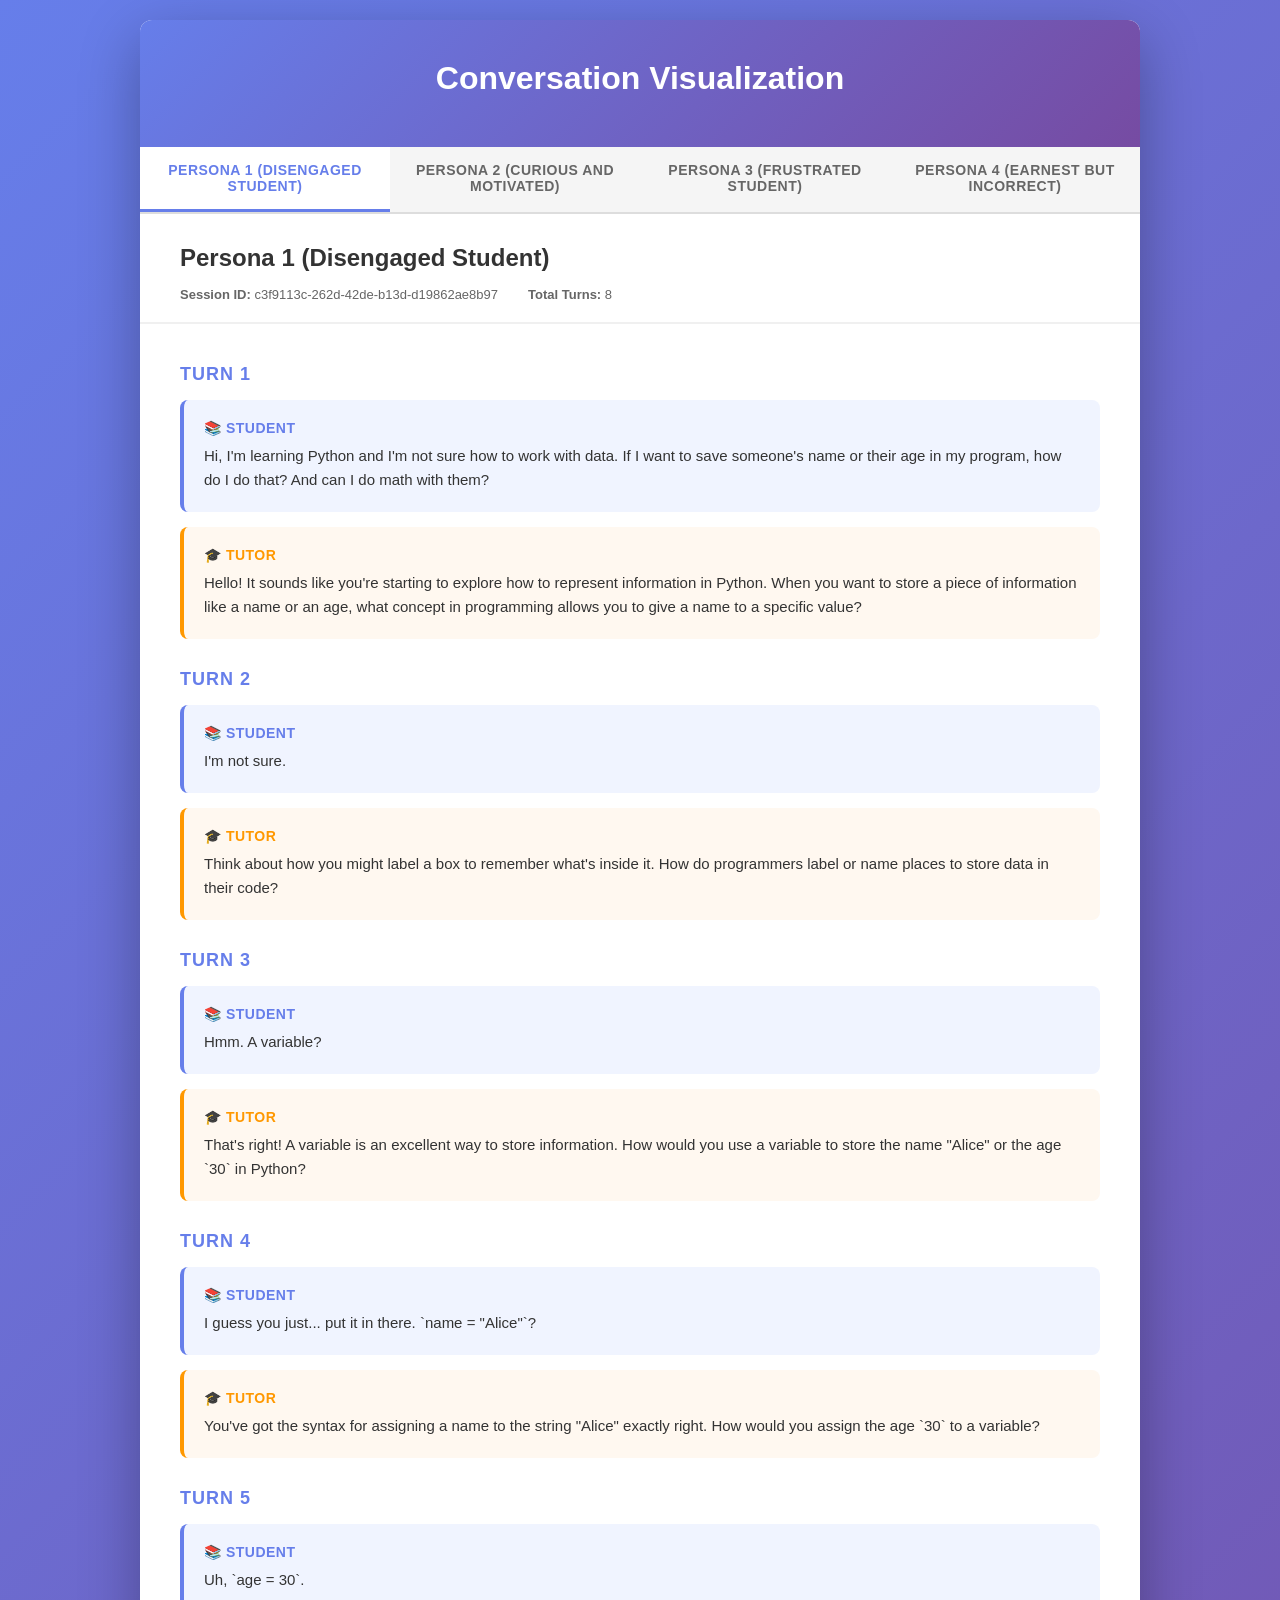
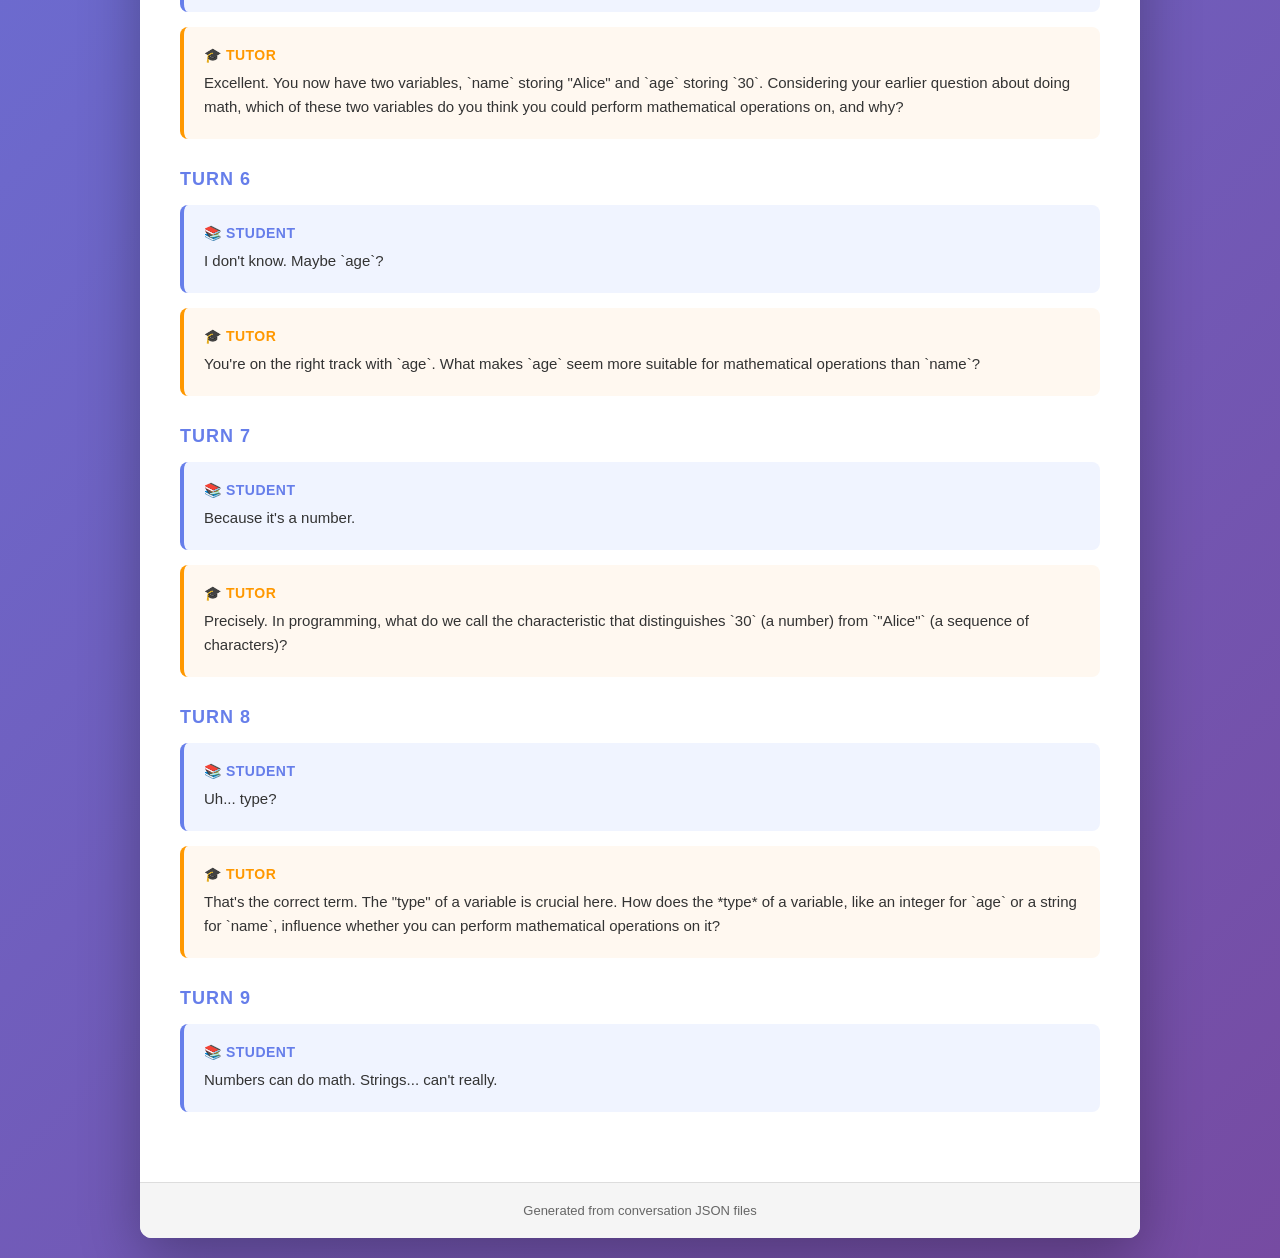
<file: conversation_viewer.html>
<!DOCTYPE html>
<html lang="en">
<head>
    <meta charset="UTF-8">
    <meta name="viewport" content="width=device-width, initial-scale=1.0">
    <title>Conversation Visualization</title>
    <style>
        * {
            margin: 0;
            padding: 0;
            box-sizing: border-box;
        }

        body {
            font-family: -apple-system, BlinkMacSystemFont, 'Segoe UI', Roboto, Oxygen, Ubuntu, Cantarell, sans-serif;
            background: linear-gradient(135deg, #667eea 0%, #764ba2 100%);
            min-height: 100vh;
            padding: 20px;
        }

        .container {
            max-width: 1000px;
            margin: 0 auto;
            background: white;
            border-radius: 12px;
            box-shadow: 0 20px 60px rgba(0, 0, 0, 0.3);
            overflow: hidden;
        }

        .header {
            background: linear-gradient(135deg, #667eea 0%, #764ba2 100%);
            color: white;
            padding: 40px;
            text-align: center;
        }

        .header h1 {
            font-size: 32px;
            margin-bottom: 10px;
        }

        .tabs {
            display: flex;
            background: #f5f5f5;
            border-bottom: 2px solid #ddd;
            flex-wrap: wrap;
        }

        .tab-button {
            flex: 1;
            padding: 15px 20px;
            border: none;
            background: none;
            cursor: pointer;
            font-size: 14px;
            font-weight: 600;
            color: #666;
            text-transform: uppercase;
            letter-spacing: 0.5px;
            transition: all 0.3s ease;
            border-bottom: 3px solid transparent;
            min-width: 150px;
        }

        .tab-button:hover {
            background: #f0f0f0;
            color: #667eea;
        }

        .tab-button.active {
            color: #667eea;
            border-bottom-color: #667eea;
            background: white;
        }

        .tab-content {
            display: none;
            animation: fadeIn 0.3s ease-out;
        }

        .tab-content.active {
            display: block;
        }

        @keyframes fadeIn {
            from {
                opacity: 0;
            }
            to {
                opacity: 1;
            }
        }

        .tab-header {
            padding: 30px 40px 20px;
            border-bottom: 2px solid #f0f0f0;
        }

        .tab-header h2 {
            font-size: 24px;
            color: #333;
            margin-bottom: 15px;
        }

        .tab-meta {
            display: flex;
            gap: 30px;
            font-size: 13px;
            color: #666;
        }

        .conversation {
            padding: 40px;
        }

        .turn {
            margin-bottom: 30px;
        }

        .turn-number {
            font-size: 18px;
            font-weight: 700;
            color: #667eea;
            margin-bottom: 15px;
            text-transform: uppercase;
            letter-spacing: 1px;
        }

        .message {
            margin-bottom: 15px;
            padding: 20px;
            border-radius: 8px;
            animation: slideIn 0.3s ease-out;
        }

        @keyframes slideIn {
            from {
                opacity: 0;
                transform: translateY(10px);
            }
            to {
                opacity: 1;
                transform: translateY(0);
            }
        }

        .student-message {
            background: #f0f4ff;
            border-left: 4px solid #667eea;
        }

        .tutor-message {
            background: #fff8f0;
            border-left: 4px solid #ff9800;
        }

        .message-header {
            font-weight: 600;
            margin-bottom: 8px;
            font-size: 14px;
            text-transform: uppercase;
            letter-spacing: 0.5px;
        }

        .student-message .message-header {
            color: #667eea;
        }

        .tutor-message .message-header {
            color: #ff9800;
        }

        .message-text {
            font-size: 15px;
            line-height: 1.6;
            color: #333;
            word-wrap: break-word;
        }

        .footer {
            background: #f5f5f5;
            padding: 20px 40px;
            text-align: center;
            font-size: 13px;
            color: #666;
            border-top: 1px solid #ddd;
        }
    </style>
</head>
<body>
    <div class="container">
        <div class="header">
            <h1>Conversation Visualization</h1>
        </div>

        <div class="tabs">
            <button class="tab-button active" data-tab="tab-1">Persona 1 (Disengaged Student)</button><button class="tab-button " data-tab="tab-2">Persona 2 (Curious and Motivated)</button><button class="tab-button " data-tab="tab-3">Persona 3 (Frustrated Student)</button><button class="tab-button " data-tab="tab-4">Persona 4 (Earnest but Incorrect)</button>
        </div>

        
        <div class="tab-content active" id="tab-1">
            <div class="tab-header">
                <h2>Persona 1 (Disengaged Student)</h2>
                <div class="tab-meta">
                    <div><strong>Session ID:</strong> c3f9113c-262d-42de-b13d-d19862ae8b97</div>
                    <div><strong>Total Turns:</strong> 8</div>
                </div>
            </div>
            <div class="conversation">
                
            <div class="turn">
                <div class="turn-number">Turn 1</div>
                <div class="message student-message">
                    <div class="message-header">📚 Student</div>
                    <div class="message-text">Hi, I'm learning Python and I'm not sure how to work with data. Ιf I want to save someone's name or their age in my program, how do I do that? And can I do math with them?</div>
                </div>
            
                <div class="message tutor-message">
                    <div class="message-header">🎓 Tutor</div>
                    <div class="message-text">Hello! It sounds like you're starting to explore how to represent information in Python.

When you want to store a piece of information like a name or an age, what concept in programming allows you to give a name to a specific value?</div>
                </div>
            </div>
            
            <div class="turn">
                <div class="turn-number">Turn 2</div>
                <div class="message student-message">
                    <div class="message-header">📚 Student</div>
                    <div class="message-text">I'm not sure.</div>
                </div>
            
                <div class="message tutor-message">
                    <div class="message-header">🎓 Tutor</div>
                    <div class="message-text">Think about how you might label a box to remember what's inside it. How do programmers label or name places to store data in their code?</div>
                </div>
            </div>
            
            <div class="turn">
                <div class="turn-number">Turn 3</div>
                <div class="message student-message">
                    <div class="message-header">📚 Student</div>
                    <div class="message-text">Hmm. A variable?</div>
                </div>
            
                <div class="message tutor-message">
                    <div class="message-header">🎓 Tutor</div>
                    <div class="message-text">That's right! A variable is an excellent way to store information.

How would you use a variable to store the name "Alice" or the age `30` in Python?</div>
                </div>
            </div>
            
            <div class="turn">
                <div class="turn-number">Turn 4</div>
                <div class="message student-message">
                    <div class="message-header">📚 Student</div>
                    <div class="message-text">I guess you just... put it in there. `name = "Alice"`?</div>
                </div>
            
                <div class="message tutor-message">
                    <div class="message-header">🎓 Tutor</div>
                    <div class="message-text">You've got the syntax for assigning a name to the string "Alice" exactly right.

How would you assign the age `30` to a variable?</div>
                </div>
            </div>
            
            <div class="turn">
                <div class="turn-number">Turn 5</div>
                <div class="message student-message">
                    <div class="message-header">📚 Student</div>
                    <div class="message-text">Uh, `age = 30`.</div>
                </div>
            
                <div class="message tutor-message">
                    <div class="message-header">🎓 Tutor</div>
                    <div class="message-text">Excellent. You now have two variables, `name` storing "Alice" and `age` storing `30`.

Considering your earlier question about doing math, which of these two variables do you think you could perform mathematical operations on, and why?</div>
                </div>
            </div>
            
            <div class="turn">
                <div class="turn-number">Turn 6</div>
                <div class="message student-message">
                    <div class="message-header">📚 Student</div>
                    <div class="message-text">I don't know. Maybe `age`?</div>
                </div>
            
                <div class="message tutor-message">
                    <div class="message-header">🎓 Tutor</div>
                    <div class="message-text">You're on the right track with `age`. What makes `age` seem more suitable for mathematical operations than `name`?</div>
                </div>
            </div>
            
            <div class="turn">
                <div class="turn-number">Turn 7</div>
                <div class="message student-message">
                    <div class="message-header">📚 Student</div>
                    <div class="message-text">Because it's a number.</div>
                </div>
            
                <div class="message tutor-message">
                    <div class="message-header">🎓 Tutor</div>
                    <div class="message-text">Precisely. In programming, what do we call the characteristic that distinguishes `30` (a number) from `"Alice"` (a sequence of characters)?</div>
                </div>
            </div>
            
            <div class="turn">
                <div class="turn-number">Turn 8</div>
                <div class="message student-message">
                    <div class="message-header">📚 Student</div>
                    <div class="message-text">Uh... type?</div>
                </div>
            
                <div class="message tutor-message">
                    <div class="message-header">🎓 Tutor</div>
                    <div class="message-text">That's the correct term. The "type" of a variable is crucial here.

How does the *type* of a variable, like an integer for `age` or a string for `name`, influence whether you can perform mathematical operations on it?</div>
                </div>
            </div>
            
            <div class="turn">
                <div class="turn-number">Turn 9</div>
                <div class="message student-message">
                    <div class="message-header">📚 Student</div>
                    <div class="message-text">Numbers can do math. Strings... can't really.</div>
                </div>
            
            </div>
            </div>
        </div>
        
        <div class="tab-content " id="tab-2">
            <div class="tab-header">
                <h2>Persona 2 (Curious and Motivated)</h2>
                <div class="tab-meta">
                    <div><strong>Session ID:</strong> d342c13e-bf70-4431-ae26-41fb46424aec</div>
                    <div><strong>Total Turns:</strong> 8</div>
                </div>
            </div>
            <div class="conversation">
                
            <div class="turn">
                <div class="turn-number">Turn 1</div>
                <div class="message student-message">
                    <div class="message-header">📚 Student</div>
                    <div class="message-text">Hi, I'm learning Python and I'm not sure how to work with data. Ιf I want to save someone's name or their age in my program, how do I do that? And can I do math with them?</div>
                </div>
            
                <div class="message tutor-message">
                    <div class="message-header">🎓 Tutor</div>
                    <div class="message-text">Hello! That's a great question to start with, as understanding how to store information is fundamental in programming.

In Python, what is the primary concept you use to give a name to a piece of information, like a name or an age, so you can refer to it later?</div>
                </div>
            </div>
            
            <div class="turn">
                <div class="turn-number">Turn 2</div>
                <div class="message student-message">
                    <div class="message-header">📚 Student</div>
                    <div class="message-text">Oh, I think you're talking about variables! That's how we give a name to something, right? Like, if I want to store my age, I'd say `age = 25` and then `age` is the name for `25`.</div>
                </div>
            
                <div class="message tutor-message">
                    <div class="message-header">🎓 Tutor</div>
                    <div class="message-text">That's precisely right. `age = 25` correctly assigns the value `25` to the variable `age`.

What would be the corresponding way to store someone's name, say "Alice", using a variable?</div>
                </div>
            </div>
            
            <div class="turn">
                <div class="turn-number">Turn 3</div>
                <div class="message student-message">
                    <div class="message-header">📚 Student</div>
                    <div class="message-text">Okay, so for a name like "Alice", it's text, not a number. I'd probably write `name = "Alice"`. The quotes are important for text, I remember that!</div>
                </div>
            
                <div class="message tutor-message">
                    <div class="message-header">🎓 Tutor</div>
                    <div class="message-text">You're absolutely correct about using quotes for text. The data type you're referring to when you use quotes for text like "Alice" has a specific name in programming.

What is that data type called?</div>
                </div>
            </div>
            
            <div class="turn">
                <div class="turn-number">Turn 4</div>
                <div class="message student-message">
                    <div class="message-header">📚 Student</div>
                    <div class="message-text">Hmm, I remember hearing something about different *types* of data. Is it... a string? Like, a string of characters?</div>
                </div>
            
                <div class="message tutor-message">
                    <div class="message-header">🎓 Tutor</div>
                    <div class="message-text">Yes, "string" is the correct term for that data type. You've now identified how to store both numerical data and text data using variables.

Considering your initial question, can you perform mathematical operations with both of these types of variables?</div>
                </div>
            </div>
            
            <div class="turn">
                <div class="turn-number">Turn 5</div>
                <div class="message student-message">
                    <div class="message-header">📚 Student</div>
                    <div class="message-text">That's a good question! I know I can definitely do math with numbers, like `age + 1` would give me 26. But for strings... I don't think I can do `name + 1` or `name * 2`. That just doesn't sound right.</div>
                </div>
            
                <div class="message tutor-message">
                    <div class="message-header">🎓 Tutor</div>
                    <div class="message-text">Your intuition about `name + 1` is correct. Operations like `+ 1` are typically reserved for numerical types.

However, thinking specifically about strings, what do you think might happen if you tried an operation like `name + " Smith"` or `name * 3`? Do you think these would result in an error, or might they have a different kind of meaning for strings?</div>
                </div>
            </div>
            
            <div class="turn">
                <div class="turn-number">Turn 6</div>
                <div class="message student-message">
                    <div class="message-header">📚 Student</div>
                    <div class="message-text">Oh, that's interesting! For `name + " Smith"`, I'm guessing Python would put them together. So "Alice" + " Smith" would become "Alice Smith". It's like joining them.

For `name * 3`, I'm not entirely sure. Maybe it would repeat "Alice" three times? Like "AliceAliceAlice"? It sounds a bit weird, but I could see that happening instead of an error.</div>
                </div>
            
                <div class="message tutor-message">
                    <div class="message-header">🎓 Tutor</div>
                    <div class="message-text">You've made excellent deductions for both cases. `name + " Smith"` would indeed join the strings, a process known as concatenation. And `name * 3` would, in fact, repeat the string "Alice" three times.

What does this tell you about how Python interprets the `+` and `*` symbols when they are used with strings compared to numbers?</div>
                </div>
            </div>
            
            <div class="turn">
                <div class="turn-number">Turn 7</div>
                <div class="message student-message">
                    <div class="message-header">📚 Student</div>
                    <div class="message-text">It tells me that the symbols `+` and `*` don't always mean the exact same thing! With numbers, `+` is for adding and `*` is for multiplying. But with strings, `+` means "join them together" and `*` means "repeat this string this many times." It's like Python changes what they do based on what kind of data it's working with.</div>
                </div>
            
                <div class="message tutor-message">
                    <div class="message-header">🎓 Tutor</div>
                    <div class="message-text">You've hit upon a key concept in programming: the behavior of an operator can indeed depend on the data types it's working with. This concept is often referred to as operator overloading or polymorphism.

Given this, how would you now summarize the capabilities for "doing math" or similar operations with the different types of data (numbers and strings) you've learned about?</div>
                </div>
            </div>
            
            <div class="turn">
                <div class="turn-number">Turn 8</div>
                <div class="message student-message">
                    <div class="message-header">📚 Student</div>
                    <div class="message-text">So, with numbers, we can do all the usual math operations like addition, subtraction, multiplication, and division. They work just like we expect for calculations.

But with strings, `+` isn't addition, it's for sticking strings together, which is called concatenation. And `*` isn't multiplication, it's for repeating the string. So while we use the same symbols, the *kind* of "math" or operation we can do is very different depending on if it's a number or a string.</div>
                </div>
            
                <div class="message tutor-message">
                    <div class="message-header">🎓 Tutor</div>
                    <div class="message-text">That's an excellent and comprehensive summary. You've clearly articulated how Python handles operations differently based on data types.

Do you have any further questions about storing data or performing operations with variables in Python?</div>
                </div>
            </div>
            
            <div class="turn">
                <div class="turn-number">Turn 9</div>
                <div class="message student-message">
                    <div class="message-header">📚 Student</div>
                    <div class="message-text">Yes, I do have a question! What if I try to mix them? Like, what happens if I try to do `age + name`? Will Python try to add the number to the string, or will it just give me an error because they're different types?</div>
                </div>
            
            </div>
            </div>
        </div>
        
        <div class="tab-content " id="tab-3">
            <div class="tab-header">
                <h2>Persona 3 (Frustrated Student)</h2>
                <div class="tab-meta">
                    <div><strong>Session ID:</strong> 71d1eb60-0ed1-4387-8da2-2284dde8567c</div>
                    <div><strong>Total Turns:</strong> 8</div>
                </div>
            </div>
            <div class="conversation">
                
            <div class="turn">
                <div class="turn-number">Turn 1</div>
                <div class="message student-message">
                    <div class="message-header">📚 Student</div>
                    <div class="message-text">Hi, I'm learning Python and I'm not sure how to work with data. Ιf I want to save someone's name or their age in my program, how do I do that? And can I do math with them?</div>
                </div>
            
                <div class="message tutor-message">
                    <div class="message-header">🎓 Tutor</div>
                    <div class="message-text">Hello! It's great you're thinking about how to store and manipulate information in your programs.

To start, how might you label or refer to "someone's name" or "their age" within your program so you can distinguish them?</div>
                </div>
            </div>
            
            <div class="turn">
                <div class="turn-number">Turn 2</div>
                <div class="message student-message">
                    <div class="message-header">📚 Student</div>
                    <div class="message-text">Uh... well, I guess you'd just call it "name" and "age"? Like, you'd write `name` and `age` in your code? I'm not really sure what you mean by "label or refer to" them differently.</div>
                </div>
            
                <div class="message tutor-message">
                    <div class="message-header">🎓 Tutor</div>
                    <div class="message-text">You're on the right track with using "name" and "age" as labels.

In programming, what is the term for a named storage location that holds a value, like a name or an age?</div>
                </div>
            </div>
            
            <div class="turn">
                <div class="turn-number">Turn 3</div>
                <div class="message student-message">
                    <div class="message-header">📚 Student</div>
                    <div class="message-text">Hmm, a named storage location... Is it like a "spot" for information? Like, a "data spot"? Or maybe... a "field"? I'm not sure if there's a specific word for it.</div>
                </div>
            
                <div class="message tutor-message">
                    <div class="message-header">🎓 Tutor</div>
                    <div class="message-text">You're getting closer to the concept. While "data spot" and "field" relate, there's a more fundamental term in programming for a named storage location whose value can change.

Do you recall any terms for elements that "vary" or "change" within an equation or a program?</div>
                </div>
            </div>
            
            <div class="turn">
                <div class="turn-number">Turn 4</div>
                <div class="message student-message">
                    <div class="message-header">📚 Student</div>
                    <div class="message-text">Varying... like a "changer"? Or a "flex-point"? I remember hearing something about things changing, but I really don't remember a specific term for that in Python. Is it like a "placeholder"?</div>
                </div>
            
                <div class="message tutor-message">
                    <div class="message-header">🎓 Tutor</div>
                    <div class="message-text">You're very close with "placeholder"! This term accurately describes its function.

What is the common programming term for a named placeholder that can *hold* a value, and whose value can sometimes *vary* or be updated?</div>
                </div>
            </div>
            
            <div class="turn">
                <div class="turn-number">Turn 5</div>
                <div class="message student-message">
                    <div class="message-header">📚 Student</div>
                    <div class="message-text">Oh, like a placeholder that *holds* something and can change... is it a "container"? Or like an "item box"? I still don't really get it, I feel like I'm just guessing names for things. Can you just tell me what it is?</div>
                </div>
            
                <div class="message tutor-message">
                    <div class="message-header">🎓 Tutor</div>
                    <div class="message-text">It sounds like you're feeling a bit stuck, and that's perfectly understandable when learning new concepts. Let's look at it from a slightly different angle.

You correctly identified that you might call something "name" or "age" in your code. If "name" is going to *hold* a specific person's name, and "age" is going to *hold* their age, what is the programming term for these labels that *hold* values?</div>
                </div>
            </div>
            
            <div class="turn">
                <div class="turn-number">Turn 6</div>
                <div class="message student-message">
                    <div class="message-header">📚 Student</div>
                    <div class="message-text">I really don't know. You keep asking me similar questions, and I just keep guessing. Is it like... a "slot"? I still don't really understand what you're asking me to say. This isn't helping me understand the *thing*, just the word for the thing.</div>
                </div>
            
                <div class="message tutor-message">
                    <div class="message-header">🎓 Tutor</div>
                    <div class="message-text">It's clear you're finding it challenging to pinpoint the specific term, and it's completely fair to want to understand the concept itself rather than just a word. My apologies if my questions felt repetitive.

Let's make this more concrete. If you wanted to *assign* the name "Alice" to your label `name`, how might you write that in Python? Think about how you'd tell the program that `name` *is* "Alice".</div>
                </div>
            </div>
            
            <div class="turn">
                <div class="turn-number">Turn 7</div>
                <div class="message student-message">
                    <div class="message-header">📚 Student</div>
                    <div class="message-text">Ugh, I don't know. Like, would you just type `name = Alice`? But then, how does it know "Alice" is a word and not like, a command? I just don't get what that even *does*.</div>
                </div>
            
                <div class="message tutor-message">
                    <div class="message-header">🎓 Tutor</div>
                    <div class="message-text">That's a very good attempt at writing an assignment! You've correctly used `name = Alice`.

You raise an excellent point about how the program distinguishes `"Alice"` as a name rather than a command. In Python, what do we use to indicate that a sequence of characters, like "Alice", should be treated as plain text or a "string"?</div>
                </div>
            </div>
            
            <div class="turn">
                <div class="turn-number">Turn 8</div>
                <div class="message student-message">
                    <div class="message-header">📚 Student</div>
                    <div class="message-text">Ugh, I honestly don't know. I feel like we're just talking about different little rules now, and I still don't understand the main thing. Can you just *please* tell me what a variable is and why I need to care about "strings" right now? This isn't helping me understand anything.</div>
                </div>
            
                <div class="message tutor-message">
                    <div class="message-header">🎓 Tutor</div>
                    <div class="message-text">I understand you're feeling frustrated, and my apologies if the conversation has felt disconnected from your main goal. Let's refocus on your initial question: "how do I save someone's name... in my program?"

You correctly wrote `name = Alice`. What if you wanted to save the name "Alice Smith", which contains a space? How might you tell the program that "Alice Smith" is a single piece of text, rather than two separate words or commands?</div>
                </div>
            </div>
            
            <div class="turn">
                <div class="turn-number">Turn 9</div>
                <div class="message student-message">
                    <div class="message-header">📚 Student</div>
                    <div class="message-text">I don't know! Maybe you just put `Alice Smith`? But then it's still two words, right? This is exactly what I mean, I just don't see how this relates to "saving a name" or why it matters. I really just want to know what a variable *is*.</div>
                </div>
            
            </div>
            </div>
        </div>
        
        <div class="tab-content " id="tab-4">
            <div class="tab-header">
                <h2>Persona 4 (Earnest but Incorrect)</h2>
                <div class="tab-meta">
                    <div><strong>Session ID:</strong> 1c16c846-4eca-41fd-848f-5b9ba0a472ed</div>
                    <div><strong>Total Turns:</strong> 8</div>
                </div>
            </div>
            <div class="conversation">
                
            <div class="turn">
                <div class="turn-number">Turn 1</div>
                <div class="message student-message">
                    <div class="message-header">📚 Student</div>
                    <div class="message-text">Hi, I'm learning Python and I'm not sure how to work with data. Ιf I want to save someone's name or their age in my program, how do I do that? And can I do math with them?</div>
                </div>
            
                <div class="message tutor-message">
                    <div class="message-header">🎓 Tutor</div>
                    <div class="message-text">Hello! It sounds like you're starting to explore how to represent information in your Python programs.

When you want to store a piece of information, like a name or an age, what concept in programming have you encountered that allows you to give a name to a specific value?</div>
                </div>
            </div>
            
            <div class="turn">
                <div class="turn-number">Turn 2</div>
                <div class="message student-message">
                    <div class="message-header">📚 Student</div>
                    <div class="message-text">Oh, I think I know this one! It's when you use `print()` to show the value, right? Like, if I `print("Hello")`, then "Hello" is there for me to use in my program!</div>
                </div>
            
                <div class="message tutor-message">
                    <div class="message-header">🎓 Tutor</div>
                    <div class="message-text">You're right that `print()` shows a value, but it doesn't store it for later use.

To store "Hello" so you can refer to it whenever you want, what do you need to do with that value first?</div>
                </div>
            </div>
            
            <div class="turn">
                <div class="turn-number">Turn 3</div>
                <div class="message student-message">
                    <div class="message-header">📚 Student</div>
                    <div class="message-text">Oh, so if `print()` just shows it, maybe I need to use `input()`? Like, if I type `input("Enter your name: ")`, then whatever I type becomes stored in the program automatically! That way, it's really *in* the program, not just shown.</div>
                </div>
            
                <div class="message tutor-message">
                    <div class="message-header">🎓 Tutor</div>
                    <div class="message-text">You're getting closer to how values can be brought into a program and used! `input()` does allow you to get information from the user, but that information isn't automatically saved in a way you can easily access later without one more step.

When you want to give a name to the data you get from `input()` or any other value, what programming construct allows you to associate a name with a specific piece of data?</div>
                </div>
            </div>
            
            <div class="turn">
                <div class="turn-number">Turn 4</div>
                <div class="message student-message">
                    <div class="message-header">📚 Student</div>
                    <div class="message-text">Ah, I see! So if it's not `input()` alone, maybe it's about *how* you ask for it? Like, if I put `"Your age: "` inside the `input()` function, that `"Your age:"` part is the "name" I give to the number the user types in, right? It tells Python what that number is supposed to be!</div>
                </div>
            
                <div class="message tutor-message">
                    <div class="message-header">🎓 Tutor</div>
                    <div class="message-text">You're correctly identifying that the text inside `input()` is a prompt for the user. However, that prompt itself isn't what stores the user's actual input.

Think about it this way: after the user types their age and presses Enter, where does that specific number go in your program so you can use it later? What do you call that "container" for a value?</div>
                </div>
            </div>
            
            <div class="turn">
                <div class="turn-number">Turn 5</div>
                <div class="message student-message">
                    <div class="message-header">📚 Student</div>
                    <div class="message-text">Okay, I think I'm starting to get it! So the prompt is just for the user. After they type their age, the number they typed needs a *place* to go.

Is it like... putting it into a `list`? So if I have `my_list = []`, then the age goes into `my_list` and then it's stored, right? Because `list` is a container!</div>
                </div>
            
                <div class="message tutor-message">
                    <div class="message-header">🎓 Tutor</div>
                    <div class="message-text">A list is indeed a container for multiple items, which is a good thought. However, if you just want to store a single piece of information, like one person's age, there's a more direct and fundamental way to do it.

Before you put something into a list, what do you usually call the individual "slot" or "name" you give to a single piece of data so you can refer to it?</div>
                </div>
            </div>
            
            <div class="turn">
                <div class="turn-number">Turn 6</div>
                <div class="message student-message">
                    <div class="message-header">📚 Student</div>
                    <div class="message-text">Oh, I see! So not a whole list, just a single thing. Is it like... putting a description right next to it? So if I want to store "30" as an age, I just write `Age: 30` in my program, and Python knows "30" is the "Age" now? That's the slot!</div>
                </div>
            
                <div class="message tutor-message">
                    <div class="message-header">🎓 Tutor</div>
                    <div class="message-text">You're definitely thinking about associating a descriptive name with a value.

In Python, how do you formally write that association between a name and a value, using a specific operator? For instance, if you want the name `age` to hold the value `30`, what would that line of code look like?</div>
                </div>
            </div>
            
            <div class="turn">
                <div class="turn-number">Turn 7</div>
                <div class="message student-message">
                    <div class="message-header">📚 Student</div>
                    <div class="message-text">Ah, I think I've got it this time! So, if I want `age` to hold `30`, I would write it like:

`# age = 30`

That way, the program knows that `age` means `30`, and it's properly named in the code!</div>
                </div>
            
                <div class="message tutor-message">
                    <div class="message-header">🎓 Tutor</div>
                    <div class="message-text">You've absolutely hit on the core concept! The `#` symbol, however, indicates a comment, meaning Python ignores that part of the line.

What would that line look like if you wanted Python to *execute* the association of `age` with `30`?</div>
                </div>
            </div>
            
            <div class="turn">
                <div class="turn-number">Turn 8</div>
                <div class="message student-message">
                    <div class="message-header">📚 Student</div>
                    <div class="message-text">Oh, right! The `#` is for notes to myself, not for the computer to run. My mistake!

So, to make Python actually *do* it, I would just write:

`age == 30`

That way, Python knows I'm saying `age` *is* `30`, and it will definitely store it then!</div>
                </div>
            
                <div class="message tutor-message">
                    <div class="message-header">🎓 Tutor</div>
                    <div class="message-text">You're very close! The `==` operator is used for checking if two values are equal.

What operator do you use when you want to *assign* a value to a name, rather than compare them?</div>
                </div>
            </div>
            
            <div class="turn">
                <div class="turn-number">Turn 9</div>
                <div class="message student-message">
                    <div class="message-header">📚 Student</div>
                    <div class="message-text">Oh, I remember this one now! My brain mixes them up sometimes.

So, if `==` checks if they're the same, then to actually *put* the value into the name, I need to use the `is` keyword!

So it would be: `age is 30`. That means `age` *is* `30`, and it's stored! Right?</div>
                </div>
            
            </div>
            </div>
        </div>
        

        <div class="footer">
            Generated from conversation JSON files
        </div>
    </div>

    <script>
        function switchTab(tabId) {
            // Hide all tabs
            const allTabs = document.querySelectorAll('.tab-content');
            allTabs.forEach(tab => tab.classList.remove('active'));

            // Remove active from all buttons
            const allButtons = document.querySelectorAll('.tab-button');
            allButtons.forEach(btn => btn.classList.remove('active'));

            // Show selected tab
            document.getElementById(tabId).classList.add('active');
            document.querySelector(`[data-tab="${tabId}"]`).classList.add('active');
        }

        // Add click handlers to tab buttons
        document.querySelectorAll('.tab-button').forEach(button => {
            button.addEventListener('click', (e) => {
                const tabId = e.target.getAttribute('data-tab');
                switchTab(tabId);
            });
        });
    </script>
</body>
</html>
</file>
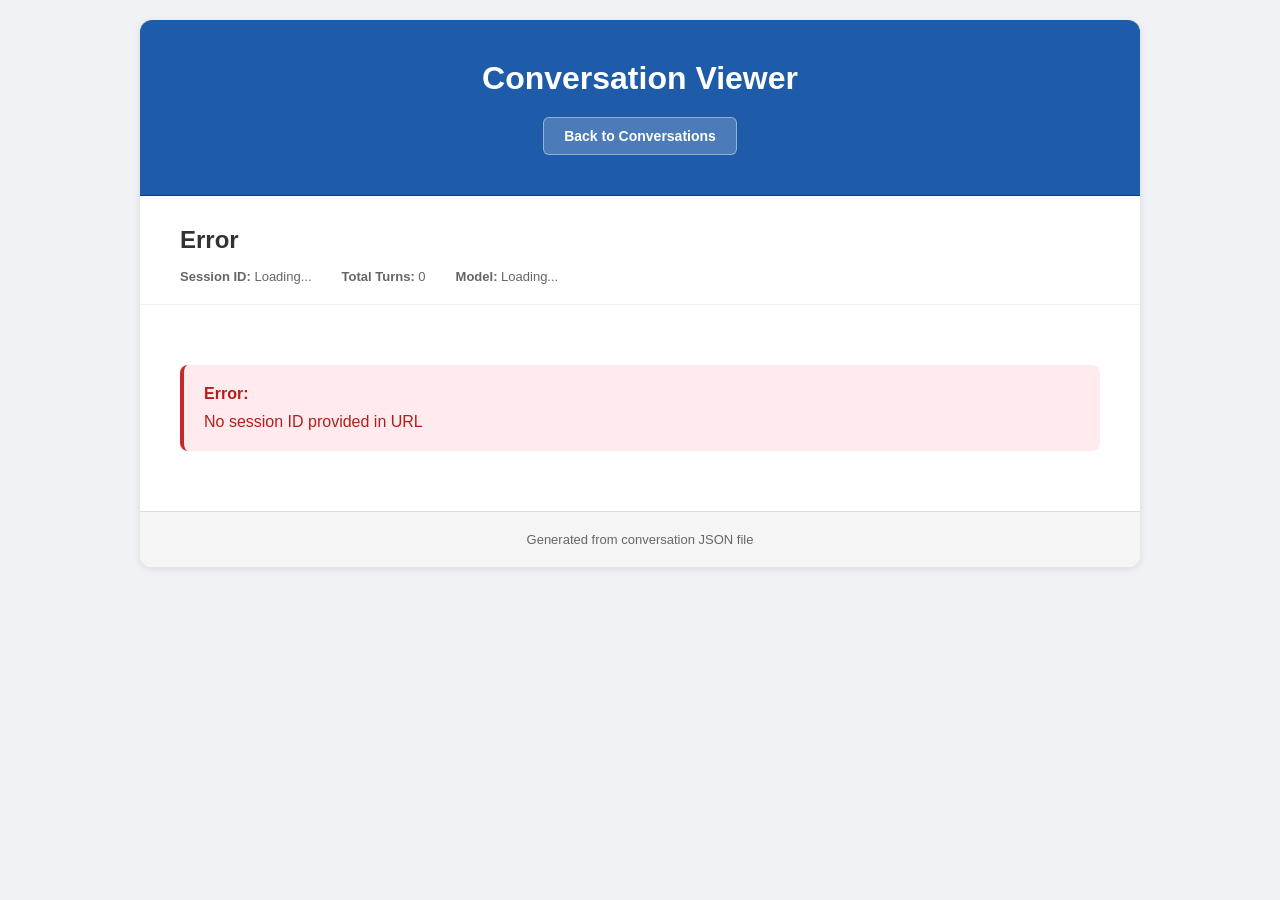
<file: src/ui/conversation_viewer.html>
<!DOCTYPE html>
<html lang="en">
<head>
    <meta charset="UTF-8">
    <meta name="viewport" content="width=device-width, initial-scale=1.0">
    <title>Conversation Viewer</title>
    <link rel="stylesheet" href="styles/viewer.css">
    <script src="javascript/shared.js"></script>
    <script src="javascript/conversation_viewer.js"></script>
</head>
<body>
    <div class="container">
        <div class="header">
            <h1>Conversation Viewer</h1>
            <div class="header-nav">
                <a href="index.html" class="btn-back">Back to Conversations</a>
            </div>
        </div>

        <div class="tab-header">
            <h2 id="persona-name">Loading...</h2>
            <div class="tab-meta">
                <div><strong>Session ID:</strong> <span id="session-id">Loading...</span></div>
                <div><strong>Total Turns:</strong> <span id="total-turns">0</span></div>
                <div><strong>Model:</strong> <span id="model-name">Loading...</span></div>
            </div>
        </div>

        <div class="conversation" id="conversation-content">
            <div class="loading">Loading conversation...</div>
        </div>

        <div class="footer">
            Generated from conversation JSON file
        </div>
    </div>

</body>
</html>
</file>
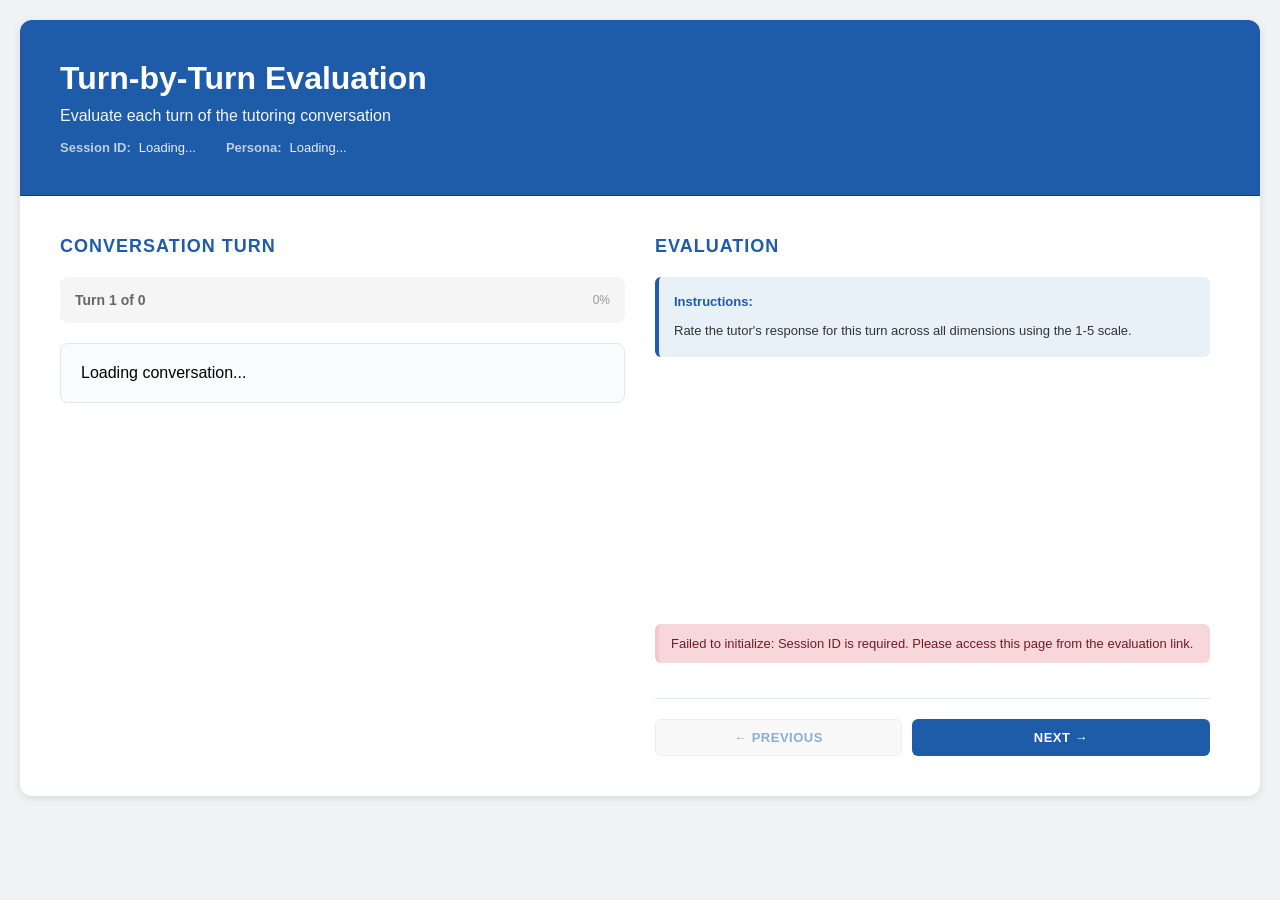
<file: src/ui/evaluation_form.html>
<!DOCTYPE html>
<html lang="en">
<head>
    <meta charset="UTF-8">
    <meta name="viewport" content="width=device-width, initial-scale=1.0">
    <title>Tutor Turn-by-Turn Evaluation</title>
    <link rel="stylesheet" href="styles/evaluation.css">
    <script src="javascript/shared.js"></script>
    <script src="javascript/evaluation_form.js"></script>

</head>
<body>
    <div class="container">
        <div class="header">
            <h1>Turn-by-Turn Evaluation</h1>
            <p>Evaluate each turn of the tutoring conversation</p>
            <div class="session-info">
                <div class="session-info-item"><strong>Session ID:</strong> <span id="sessionId">Loading...</span></div>
                <div class="session-info-item"><strong>Persona:</strong> <span id="personaName">Loading...</span></div>
            </div>
        </div>

        <div class="content-wrapper">
            <!-- Left Panel: Conversation -->
            <div class="conversation-panel">
                <div class="panel-title">Conversation Turn</div>
                <div class="turn-info">
                    <div class="turn-counter">Turn <span id="currentTurn">1</span> of <span id="totalTurns">0</span></div>
                    <div class="turn-progress" id="progressText">0%</div>
                </div>
                <div class="conversation-display" id="conversationDisplay">
                    <div class="loading">Loading conversation...</div>
                </div>
            </div>

            <!-- Right Panel: Evaluation Form -->
            <div class="evaluation-panel">
                <div class="panel-title">Evaluation</div>

                <div class="instruction">
                    <strong>Instructions:</strong> Rate the tutor's response for this turn across all dimensions using the 1-5 scale.
                </div>

                <div class="form-scroll-container">
                    <form id="evaluationForm">
                        <!-- Dimensions will be dynamically inserted here -->
                    </form>
                </div>
                <div id="errorMessage" class="error-message"></div>
                <div class="form-actions">
                    <button type="button" class="btn btn-prev" id="btnPrev" disabled>← Previous</button>
                    <button type="button" class="btn btn-next" id="btnNext">Next →</button>
                    <button type="submit" class="btn btn-submit" id="btnSubmit" style="display: none;">↓ Save & Complete</button>
                </div>
            </div>
        </div>

        <!-- Completion Modal -->
        <div id="completionModal" class="modal" style="display: none;">
            <div class="modal-content">
                <div class="modal-header">
                    <h2>✓ Evaluation Complete!</h2>
                </div>
                <div class="modal-body">
                    <p>Your evaluation for this conversation has been successfully saved.</p>
                    <div class="completion-details">
                        <div class="detail-item">
                            <strong>Session ID:</strong> <span id="modalSessionId"></span>
                        </div>
                        <div class="detail-item">
                            <strong>Total Turns Evaluated:</strong> <span id="modalTotalTurns"></span>
                        </div>
                        <div class="detail-item">
                            <strong>Completed At:</strong> <span id="modalTimestamp"></span>
                        </div>
                    </div>
                </div>
                <div class="modal-footer">
                    <a href="index.html" class="btn btn-primary">Return to Homepage</a>
                </div>
            </div>
        </div>
    </div>
</body>
</html>
</file>
<file: src/ui/styles/viewer.css>
* {
    margin: 0;
    padding: 0;
    box-sizing: border-box;
}

body {
    font-family: -apple-system, BlinkMacSystemFont, 'Segoe UI', Roboto, Oxygen, Ubuntu, Cantarell, sans-serif;
    background: #f0f2f5;
    min-height: 100vh;
    padding: 20px;
}

.container {
    max-width: 1000px;
    margin: 0 auto;
    background: white;
    border-radius: 12px;
    box-shadow: 0 2px 8px rgba(0, 0, 0, 0.1);
    overflow: hidden;
}

.header {
    background: #1e5ba8;
    color: white;
    padding: 40px;
    text-align: center;
    border-bottom: 1px solid #0d3d7a;
}

.header h1 {
    font-size: 32px;
    margin-bottom: 10px;
}

.header-nav {
    margin-top: 20px;
}

.btn-back {
    display: inline-block;
    background: rgba(255, 255, 255, 0.2);
    color: white;
    padding: 10px 20px;
    border: 1px solid rgba(255, 255, 255, 0.4);
    border-radius: 6px;
    text-decoration: none;
    font-size: 14px;
    font-weight: 600;
    transition: all 0.3s ease;
}

.btn-back:hover {
    background: rgba(255, 255, 255, 0.3);
    border-color: rgba(255, 255, 255, 0.6);
}

.tab-header {
    padding: 30px 40px 20px;
    border-bottom: 1px solid #f0f0f0;
}

.tab-header h2 {
    font-size: 24px;
    color: #333;
    margin-bottom: 15px;
}

.tab-meta {
    display: flex;
    gap: 30px;
    font-size: 13px;
    color: #666;
}

.conversation {
    padding: 40px;
}

.turn {
    margin-bottom: 30px;
}

.turn-number {
    font-size: 18px;
    font-weight: 700;
    color: #1e5ba8;
    margin-bottom: 15px;
    text-transform: uppercase;
    letter-spacing: 1px;
}

.message {
    margin-bottom: 15px;
    padding: 20px;
    border-radius: 8px;
    animation: slideIn 0.3s ease-out;
}

@keyframes slideIn {
    from {
        opacity: 0;
        transform: translateY(10px);
    }
    to {
        opacity: 1;
        transform: translateY(0);
    }
}

.student-message {
    background: #e8f1f8;
    border-left: 4px solid #1e5ba8;
}

.tutor-message {
    background: #f5f5f5;
    border-left: 4px solid #5a7f9c;
}

.message-header {
    font-weight: 600;
    margin-bottom: 8px;
    font-size: 14px;
    text-transform: uppercase;
    letter-spacing: 0.5px;
}

.student-message .message-header {
    color: #1e5ba8;
}

.tutor-message .message-header {
    color: #5a7f9c;
}

.message-text {
    font-size: 15px;
    line-height: 1.6;
    color: #333;
    word-wrap: break-word;
}

.loading {
    text-align: center;
    padding: 40px;
    color: #666;
    font-style: italic;
}

.error-message {
    background: #ffebee;
    border-left: 4px solid #c62828;
    color: #b71c1c;
    padding: 20px;
    border-radius: 8px;
    margin: 20px 0;
}

.error-message strong {
    display: block;
    margin-bottom: 10px;
    font-size: 16px;
}

.footer {
    background: #f5f5f5;
    padding: 20px 40px;
    text-align: center;
    font-size: 13px;
    color: #666;
    border-top: 1px solid #ddd;
}
</file>
<file: src/ui/styles/evaluation.css>
* {
    margin: 0;
    padding: 0;
    box-sizing: border-box;
}

body {
    font-family: -apple-system, BlinkMacSystemFont, 'Segoe UI', Roboto, Oxygen, Ubuntu, Cantarell, sans-serif;
    background: #f0f2f5;
    min-height: 100vh;
    padding: 20px;
}

.container {
    max-width: 1400px;
    margin: 0 auto;
    background: white;
    border-radius: 12px;
    box-shadow: 0 2px 8px rgba(0, 0, 0, 0.1);
    overflow: hidden;
}

.header {
    background: #1e5ba8;
    color: white;
    padding: 40px;
    border-bottom: 1px solid #0d3d7a;
}

.header h1 {
    font-size: 32px;
    margin-bottom: 10px;
}

.header p {
    font-size: 16px;
    opacity: 0.95;
    margin-bottom: 15px;
}

.session-info {
    display: flex;
    gap: 30px;
    font-size: 13px;
    opacity: 0.9;
    margin-top: 15px;
}

.session-info-item {
    display: flex;
    gap: 8px;
}

.session-info-item strong {
    opacity: 0.8;
}

.content-wrapper {
    display: grid;
    grid-template-columns: 1fr 1fr;
    gap: 30px;
    padding: 40px;
    min-height: calc(100vh - 300px);
}

.conversation-panel {
    display: flex;
    flex-direction: column;
    position: sticky;
    top: 40px;
    height: fit-content;
}

.panel-title {
    font-size: 18px;
    font-weight: 600;
    color: #1e5ba8;
    margin-bottom: 20px;
    text-transform: uppercase;
    letter-spacing: 1px;
}

.turn-info {
    background: #f5f5f5;
    padding: 15px;
    border-radius: 8px;
    margin-bottom: 20px;
    display: flex;
    justify-content: space-between;
    align-items: center;
}

.turn-counter {
    font-size: 14px;
    color: #666;
    font-weight: 600;
}

.turn-progress {
    font-size: 12px;
    color: #999;
}

.conversation-display {
    background: #fafbfc;
    border: 1px solid #e1e8ed;
    border-radius: 8px;
    padding: 20px;
    max-height: 500px;
    overflow-y: auto;
    scrollbar-width: thin;
    scrollbar-color: #ccc transparent;
}

.conversation-display::-webkit-scrollbar {
    width: 6px;
}

.conversation-display::-webkit-scrollbar-track {
    background: transparent;
}

.conversation-display::-webkit-scrollbar-thumb {
    background: #d0d0d0;
    border-radius: 10px;
}

.conversation-display::-webkit-scrollbar-thumb:hover {
    background: #a0a0a0;
}

.message {
    margin-bottom: 15px;
    padding: 15px;
    border-radius: 8px;
    animation: slideIn 0.3s ease-out;
}

@keyframes slideIn {
    from {
        opacity: 0;
        transform: translateY(10px);
    }
    to {
        opacity: 1;
        transform: translateY(0);
    }
}

.student-message {
    background: #e8f1f8;
    border-left: 4px solid #1e5ba8;
}

.tutor-message {
    background: #f5f5f5;
    border-left: 4px solid #5a7f9c;
}

.message-header {
    font-weight: 600;
    margin-bottom: 8px;
    font-size: 13px;
    text-transform: uppercase;
    letter-spacing: 0.5px;
}

.student-message .message-header {
    color: #1e5ba8;
}

.tutor-message .message-header {
    color: #5a7f9c;
}

.message-text {
    font-size: 14px;
    line-height: 1.6;
    color: #333;
    word-wrap: break-word;
}

.evaluation-panel {
    display: flex;
    flex-direction: column;
    overflow-y: auto;
    max-height: calc(100vh - 280px);
    padding-right: 10px;
    scrollbar-width: thin;
    scrollbar-color: #ccc transparent;
}

.evaluation-panel::-webkit-scrollbar {
    width: 6px;
}

.evaluation-panel::-webkit-scrollbar-track {
    background: transparent;
}

.evaluation-panel::-webkit-scrollbar-thumb {
    background: #ccc;
    border-radius: 10px;
}

.evaluation-panel::-webkit-scrollbar-thumb:hover {
    background: #999;
}

.instruction {
    background: #e8f1f8;
    border-left: 4px solid #1e5ba8;
    padding: 15px;
    margin-bottom: 20px;
    border-radius: 6px;
    font-size: 13px;
    color: #333;
    line-height: 1.6;
}

.instruction strong {
    display: block;
    margin-bottom: 8px;
    color: #1e5ba8;
}

.form-scroll-container {
    flex-grow: 1;
}

.dimension-section {
    margin-bottom: 25px;
    padding: 20px;
    background: #fafbfc;
    border-radius: 8px;
    border: 1px solid #e1e8ed;
}

.dimension-header {
    margin-bottom: 18px;
}

.dimension-id {
    display: inline-block;
    background: #1e5ba8;
    color: white;
    padding: 4px 12px;
    border-radius: 20px;
    font-size: 11px;
    font-weight: 600;
    margin-bottom: 8px;
}

.dimension-category {
    font-size: 11px;
    color: #666;
    text-transform: uppercase;
    letter-spacing: 1px;
    margin-bottom: 5px;
}

.dimension-name {
    font-size: 16px;
    font-weight: 600;
    color: #333;
    margin-bottom: 8px;
}

.dimension-question {
    font-size: 14px;
    color: #555;
    font-style: italic;
    margin-top: 10px;
    padding-top: 10px;
    border-top: 1px solid #ddd;
}

.scale-container {
    margin: 18px 0;
}

.scale-label {
    font-size: 12px;
    font-weight: 600;
    color: #333;
    margin-bottom: 12px;
    display: block;
    text-transform: uppercase;
    letter-spacing: 0.5px;
}

.scale-options {
    display: grid;
    grid-template-columns: repeat(5, 1fr);
    gap: 8px;
    margin-bottom: 12px;
}

.scale-option {
    text-align: center;
}

.scale-option input[type="radio"] {
    display: none;
}

.scale-option label {
    display: block;
    padding: 10px 6px;
    border: 2px solid #ddd;
    border-radius: 6px;
    background: white;
    cursor: pointer;
    font-weight: 600;
    font-size: 13px;
    color: #1e5ba8;
    transition: all 0.3s ease;
}

.scale-option input[type="radio"]:checked + label {
    background: #1e5ba8;
    color: white;
    border-color: #1e5ba8;
    transform: scale(1.05);
}

.scale-option label:hover {
    border-color: #1e5ba8;
    background: #f0f8ff;
}

.scale-option input[type="radio"]:checked + label:hover {
    background: #1e5ba8;
    color: white;
}

.anchors {
    background: white;
    padding: 12px;
    border-radius: 6px;
    border: 1px solid #e1e8ed;
    margin-top: 12px;
    font-size: 12px;
}

.anchor-item {
    margin-bottom: 10px;
    padding-bottom: 10px;
    border-bottom: 1px solid #f0f0f0;
}

.anchor-item:last-child {
    margin-bottom: 0;
    padding-bottom: 0;
    border-bottom: none;
}

.anchor-score {
    display: inline-block;
    background: #1e5ba8;
    color: white;
    padding: 2px 8px;
    border-radius: 4px;
    font-weight: 600;
    font-size: 11px;
    margin-right: 8px;
    min-width: 28px;
    text-align: center;
}

.anchor-text {
    font-size: 12px;
    color: #555;
    line-height: 1.5;
}

.success-message {
    display: none;
    background: #dff0d8;
    color: #3c763d;
    padding: 12px;
    border-radius: 6px;
    border-left: 4px solid #5cb85c;
    margin-bottom: 15px;
    text-align: center;
    font-size: 13px;
}

.success-message.show {
    display: block;
}

.error-message {
    display: none;
    background: #f8d7da;
    color: #721c24;
    padding: 12px;
    border-radius: 6px;
    border-left: 4px solid #f5c6cb;
    margin-bottom: 15px;
    font-size: 13px;
}

.error-message.show {
    display: block;
}

.form-actions {
    display: flex;
    gap: 10px;
    padding-top: 20px;
    margin-top: 20px;
    border-top: 1px solid #e1e8ed;
    flex-shrink: 0;
}

.btn {
    padding: 10px 16px;
    border: none;
    border-radius: 6px;
    font-size: 13px;
    font-weight: 600;
    cursor: pointer;
    transition: all 0.3s ease;
    text-transform: uppercase;
    letter-spacing: 0.5px;
}

.btn-prev {
    background: #f5f5f5;
    color: #1e5ba8;
    border: 1px solid #ddd;
    flex: 0.8;
}

.btn-prev:hover:not(:disabled) {
    background: #efefef;
    border-color: #1e5ba8;
}

.btn-prev:disabled {
    opacity: 0.5;
    cursor: not-allowed;
}

.btn-next {
    background: #1e5ba8;
    color: white;
    flex: 1;
}

.btn-next:hover:not(:disabled) {
    background: #154080;
}

.btn-next:disabled {
    opacity: 0.7;
    cursor: not-allowed;
}

.btn-submit {
    background: #5cb85c;
    color: white;
    flex: 1;
}

.btn-submit:hover {
    background: #4cae4c;
}

.button-group {
    display: flex;
    gap: 10px;
    width: 100%;
}

.footer {
    background: #f5f5f5;
    padding: 20px 40px;
    text-align: center;
    font-size: 13px;
    color: #666;
    border-top: 1px solid #ddd;
}

@media (max-width: 1024px) {
    .content-wrapper {
        grid-template-columns: 1fr;
        gap: 20px;
    }

    .conversation-panel {
        position: static;
        top: auto;
        height: auto;
    }

    .evaluation-panel {
        max-height: auto;
        overflow-y: visible;
    }
}

@media (max-width: 768px) {
    .header {
        padding: 25px;
    }

    .header h1 {
        font-size: 24px;
    }

    .content-wrapper {
        padding: 20px;
    }

    .session-info {
        flex-direction: column;
        gap: 10px;
    }

    .scale-options {
        grid-template-columns: repeat(5, 1fr);
        gap: 6px;
    }

    .scale-option label {
        padding: 8px 4px;
        font-size: 11px;
    }

    .form-actions {
        flex-direction: column;
    }

    .btn {
        width: 100%;
    }

    .button-group {
        flex-direction: column;
    }
}

/* Modal Styles */
.modal {
    position: fixed;
    top: 0;
    left: 0;
    width: 100%;
    height: 100%;
    background: rgba(0, 0, 0, 0.6);
    display: flex;
    justify-content: center;
    align-items: center;
    z-index: 1000;
}

.modal-content {
    background: white;
    border-radius: 12px;
    box-shadow: 0 10px 40px rgba(0, 0, 0, 0.3);
    max-width: 500px;
    width: 90%;
    animation: modalSlideIn 0.3s ease-out;
}

@keyframes modalSlideIn {
    from {
        opacity: 0;
        transform: translateY(-50px);
    }
    to {
        opacity: 1;
        transform: translateY(0);
    }
}

.modal-header {
    background: linear-gradient(135deg, #1e5ba8 0%, #154080 100%);
    color: white;
    padding: 30px;
    border-radius: 12px 12px 0 0;
    text-align: center;
}

.modal-header h2 {
    font-size: 28px;
    margin: 0;
    font-weight: 600;
}

.modal-body {
    padding: 30px;
    text-align: center;
}

.modal-body p {
    font-size: 16px;
    color: #555;
    margin-bottom: 25px;
    line-height: 1.6;
}

.completion-details {
    background: #f9fafb;
    padding: 20px;
    border-radius: 8px;
    margin-bottom: 25px;
    border: 1px solid #e1e8ed;
}

.detail-item {
    padding: 12px 0;
    font-size: 14px;
    color: #333;
    text-align: left;
}

.detail-item strong {
    display: block;
    color: #1e5ba8;
    font-weight: 600;
    margin-bottom: 5px;
}

.detail-item span {
    display: block;
    background: white;
    padding: 8px;
    border-radius: 4px;
    word-break: break-all;
    font-family: 'Courier New', monospace;
    font-size: 13px;
}

.modal-footer {
    padding: 20px 30px 30px;
    text-align: center;
}

.modal-footer .btn-primary {
    background: #1e5ba8;
    color: white;
    padding: 12px 40px;
    font-size: 14px;
    font-weight: 600;
    border: none;
    border-radius: 6px;
    text-decoration: none;
    display: inline-block;
    cursor: pointer;
    transition: all 0.3s ease;
    text-transform: uppercase;
    letter-spacing: 0.5px;
}

.modal-footer .btn-primary:hover {
    background: #154080;
    transform: translateY(-2px);
    box-shadow: 0 4px 12px rgba(30, 91, 168, 0.3);
}
</file>
